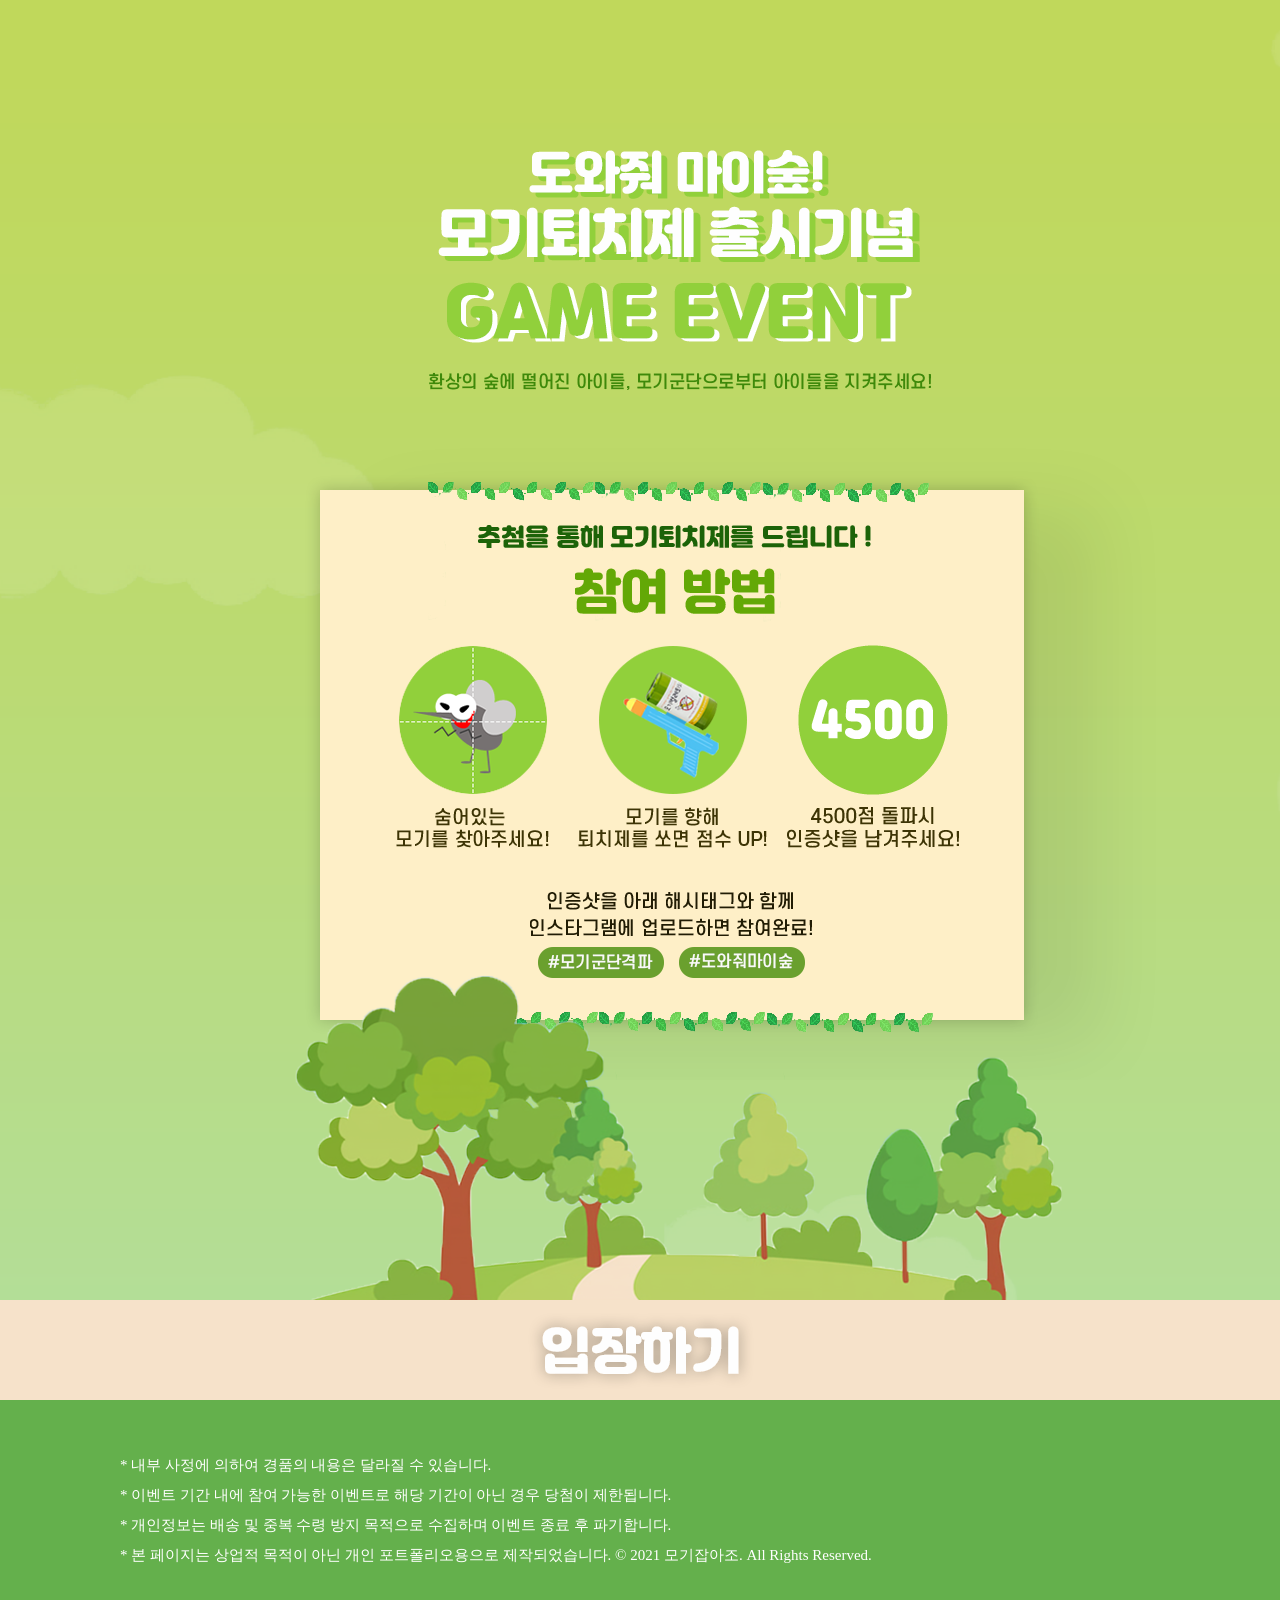
<file: index.html>
<!DOCTYPE html>
<html lang="ko">
<head>
    <meta charset="UTF-8">
    <meta name="viewport" content="width=device-width, initial-scale=1.0">
    <title>★NEW★모기퇴치제 출시기념 이벤트</title>
    <link rel="stylesheet" href="./css/reset.css">
    <link rel="stylesheet" href="./css/style.css">
</head>
<body>
    <div id="wrap">
        <header>
            <h1>도와줘 마이숲!</h1>
            <h2>모기기피제 출시기념 GAME EVENT</h2>
            <p>환상의 숲에 떨어진 아이들, 모기군단으로부터 아이들을 지켜주세요!</p>
        </header>
        <section>
            <h3 class="sr-only">참여안내</h3>
            <article class="evtguide">
                <div class="evtguide_tit">
                    <h3>추첨을 통해 모기퇴치제를 드립니다!</h3>
                    <p>참여방법</p>
                </div>
                <ol class="evtguide_lst">
                    <li>
                        모기를 찾아라
                        <ul>
                            <li>숨어있는 모기를 찾아주세요!</li>
                        </ul>
                    </li>
                    <li>
                        퇴치제 물총으로 공격!
                        <ul>
                            <li>모기를 향해 퇴치제를 쏘면 점수 UP!</li>
                        </ul>
                    </li>
                    <li>
                        점수가 4500점 돌파시
                        <ul>
                            <li>4500점 돌파시 인증샷을 남겨주세요!</li>
                        </ul>
                    </li>
                </ol>
                <div class="evtguide_upld">
                    <p>인증샷을 아래 해시태그와 함께 인스타그램에 업로드하면 참여완료!</p>
                    <ul>
                        <li># 모기군단격파</li>
                        <li># 도와줘마이숲</li>
                    </ul>
                </div>
            </article>
            <a href="game.html">입장하기</a>
        </section>
        <footer>
            <p>
                * 내부 사정에 의하여 경품의 내용은 달라질 수 있습니다. <br />
                * 이벤트 기간 내에 참여 가능한 이벤트로 해당 기간이 아닌 경우 당첨이 제한됩니다. <br />
                * 개인정보는 배송 및 중복 수령 방지 목적으로 수집하며 이벤트 종료 후 파기합니다. <br />
                * 본 페이지는 상업적 목적이 아닌 개인 포트폴리오용으로 제작되었습니다. © 2021 모기잡아조. All Rights Reserved.
            </p>
        </footer>
    </div>
</body>
</html>
</file>
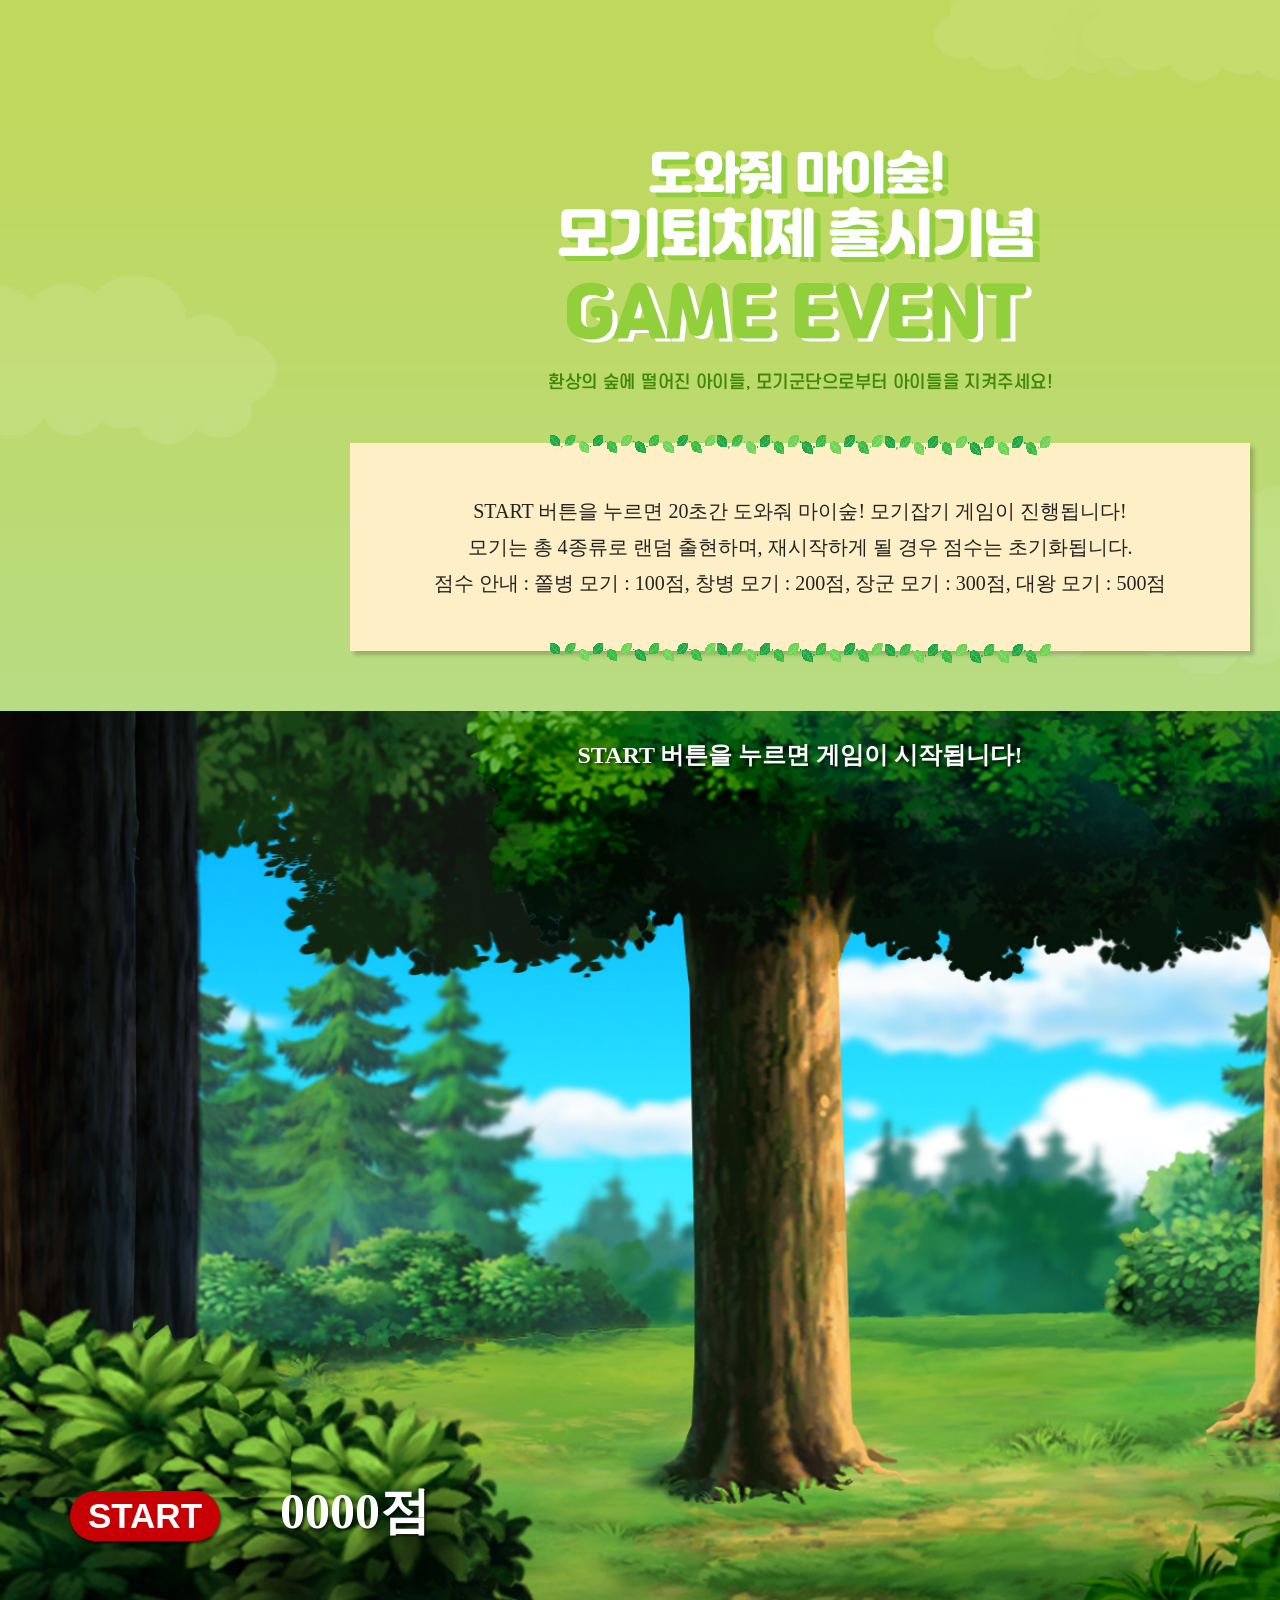
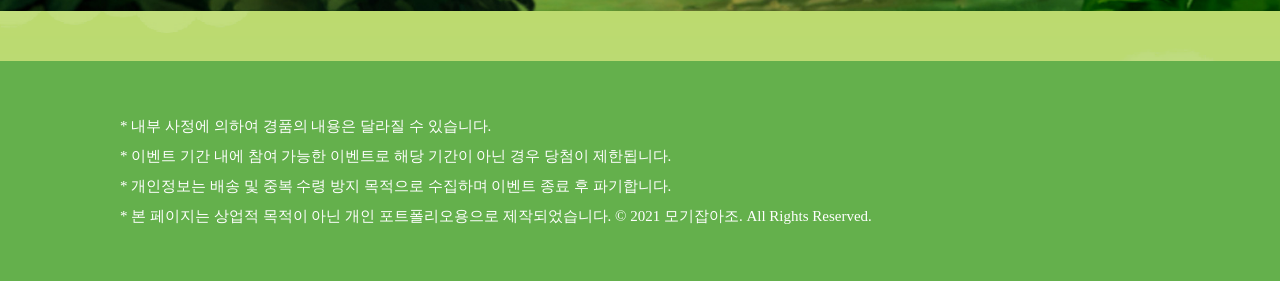
<file: game.html>
<!DOCTYPE html>
<html lang="ko">
<head>
    <meta charset="UTF-8">
    <meta name="viewport" content="width=device-width, initial-scale=1.0">
    <title>도와줘 마이숲!-게임 이벤트</title>
    <link rel="stylesheet" href="./css/reset.css">
    <link rel="stylesheet" href="./css/game-style.css">
    <script src="./js/jquery.min.js"></script>
    <script src="./js/jquery.easing.min.js"></script>
    <script src="./js/function.js"></script>
</head>
<body>
    <div id="wrap">
        <header>
            <h1>도와줘 마이숲! 모기퇴치제 출시기념 GAME EVENT</h1>
        </header>
        <hr />
        <section>
            <h2 class="sr-only">도와줘 마이숲! 이벤트 게임</h2>
            <article class="way">
                <h3 class="sr-only">게임방법</h3>
                <p>              
                    START 버튼을 누르면 20초간 도와줘 마이숲! 모기잡기 게임이 진행됩니다! <br />
                    모기는 총 4종류로 랜덤 출현하며, 재시작하게 될 경우 점수는 초기화됩니다. <br />
                    점수 안내 : 쫄병 모기 : 100점, 창병 모기 : 200점, 장군 모기 : 300점, 대왕 모기 : 500점
                </p>
            </article>
            <article class="game">
                <h3>START 버튼을 누르면 게임이 시작됩니다!</h3>

                <div class="part"></div>

                <span class="frame mos"><img src="./images/mos-line.png" alt="쫄병모기"></span>
                <span class="frame mos-soldier"><img src="./images/mos-soldier-line.png" alt="창병모기"></span>
                <span class="frame mos-general"><img src="./images/mos-general-line.png" alt="장군모기"></span>
                <span class="frame mos-king"><img src="./images/mos-king-line.png" alt="대왕모기"></span>
            
                <button type="button">START</button>
                <strong class="score">0000점</strong>            
                
                <div class="shadow-suc">
                    <div class="popUp suc">
                        <h4>&#127881;축하합니다 모기군단 소탕성공&#127881;</h4>
                        <span class="endScore">0000점</span>
                        <p>
                            인증샷을 아래 해시태그와 함께 인스타그램에 업로드하면 참여완료! #모기군단격파 #도와줘마이숲
                        </p>
                        <span class="clse">닫기</span>
                    </div>
                </div>
                <div class="shadow-fail">
                    <div class="popUp fail">
                        <h4>&#9200;GAME OVER&#9200;</h4>
                        <span class="endScore">0000점</span>
                        <p>
                            다시 한 번 도전하셔서 도와줘 마이숲! 받아가세요~
                        </p>
                        <button type="button">돌아가기</button>
                        <span class="clse">닫기</span>
                    </div>
                </div>

                <audio loop id="bgm" src="./source/game-bgm.mp3">
                    HTML5를 지원하는 브라우저에서만 재생할 수 있습니다.
                </audio>
                <audio id="catch" src="./source/catch.mp3">
                    HTML5를 지원하는 브라우저에서만 재생할 수 있습니다.
                </audio>
            </article>
        </section>
        <hr />
        <footer>
            <p>
                * 내부 사정에 의하여 경품의 내용은 달라질 수 있습니다. <br />
                * 이벤트 기간 내에 참여 가능한 이벤트로 해당 기간이 아닌 경우 당첨이 제한됩니다. <br />
                * 개인정보는 배송 및 중복 수령 방지 목적으로 수집하며 이벤트 종료 후 파기합니다. <br />
                * 본 페이지는 상업적 목적이 아닌 개인 포트폴리오용으로 제작되었습니다. © 2021 모기잡아조. All Rights Reserved.
            </p>
        </footer>
    </div>
</body>
</html>
</file>
<file: css/style.css>
@charset "utf-8";

body{
    overflow-x: hidden;
}

#wrap{
    width: 100%;
    font-family: 'Noto Sans CJK KR';
    background-size: cover;
    background-image: url(../images/bg.png);
    
}

header{
    position: absolute;
    top: 150px;
    left: 40px;
    width: 100%;
    height: 243px;
    text-indent: -9999px;
    background-image: url(../images/header_font.png);
    background-repeat: no-repeat;
    background-position: center;
}

section{
    position: relative;
    height: 1400px;
}

section>.evtguide{
    position: absolute;
    top: 430px;
    left: 50%;
    margin-left: -410px;
    width: 1000px;
    height: 650px;
    background-repeat: no-repeat;
    background-image: url(../images/sec_evtguide_box.png);
}

section:before{
    position: absolute;
    bottom: 100px;
    left: 50%;
    margin-left: -345px;
    z-index: 1000;
    width: 767px;
    height: 343px;
    background-image: url(../images/sec_evtguide_tree.png);
    content: '';
}

section>.evtguide>.evtguide_tit{
    position: absolute;
    top: 95px;
    left: 248px;
    width: 393px;
    z-index: 1200;
}

section>.evtguide>.evtguide_tit>h3{
    width: 393px;
    height: 23px;
    text-indent: -9999px;
    background-image: url(../images/sec_evtguide_tit1.png);
}

section>.evtguide>.evtguide_tit>p{
    width: 200px;
    height: 46px;
    margin: 20px auto;
    text-indent: -9999px;
    background-image: url(../images/sec_evtguide_tit2.png);
}

section>.evtguide>.evtguide_lst{
    position: relative;
    display: flex;
    top: 215px;
    left: 50%;
    margin-left: -332px;
    font-family: 'Noto Sans CJK KR';
}


section>.evtguide>.evtguide_lst>li{
    width: 150px;
    height: 150px;
    margin-right: 50px;
    text-indent: -9999px;
}

section>.evtguide>.evtguide_lst>li:nth-child(1){background-image: url(../images/evtguide_lst_ico1.png);}
section>.evtguide>.evtguide_lst>li:nth-child(2){background-image: url(../images/evtguide_lst_ico2.png);}
section>.evtguide>.evtguide_lst>li:nth-child(3){background-image: url(../images/evtguide_lst_ico3.png); margin-right: 0;}


section>.evtguide>.evtguide_lst>li>ul{
    margin-left: -25px;
    color: #4c4106;
    font-weight: 500;
}

section>.evtguide>.evtguide_lst>li>ul>li{
    position: absolute;
    bottom: -58px;
    width: 200px;
    height: 50px;
}

section>.evtguide>.evtguide_lst>li:nth-child(1)>ul>li{background-image: url(../images/evtguide_lst_ico1_font.png);}
section>.evtguide>.evtguide_lst>li:nth-child(2)>ul>li{background-image: url(../images/evtguide_lst_ico2_font.png);}
section>.evtguide>.evtguide_lst>li:nth-child(3)>ul>li{background-image: url(../images/evtguide_lst_ico3_font.png);}

section>.evtguide>.evtguide_upld{
    position: absolute;
    top: 462px;
    left: 300px;
    width: 282px;
}

section>.evtguide>.evtguide_upld>p{
    width: 100%;
    height: 44px;
    text-indent: -9999px;
    background-image: url(../images/evtguide_upld_tit.png);
}

section>.evtguide>.evtguide_upld>ul{
    display: flex;
    width: 100%;
    justify-content: space-around;
}

section>.evtguide>.evtguide_upld>ul>li{
    width: 128px;
    height: 33px;
    margin-top: 10px;
    text-indent: -9999px;
}

section>.evtguide>.evtguide_upld>ul>li:nth-child(1){background-image: url(../images/evtguide_upld_tag1.png);}
section>.evtguide>.evtguide_upld>ul>li:nth-child(2){background-image: url(../images/evtguide_upld_tag2.png);}

section>a{
    position: absolute;
    bottom: 0;
    left: 0;
    width: 100%;
    height: 100px;
    text-indent: -9999px;
    background-image: url(../images/sec_go.png);
    background-position: center;
    background-repeat: no-repeat;
    background-color: #f6e2ca;
}

footer{
    padding: 50px 120px;
    color: #fff;
    font-size: 15px;
    line-height: 2;
    background-color: #64B04C;
}
</file>
<file: css/game-style.css>
@charset "utf-8";

body{
    color: #222;
    font-family: 'Noto Sans CJK KR';
    background-image: url(../images/bg.png);
    background-size: cover;
}

header{
    width: 1600px;
    margin: 0 auto;
}

header>h1{
    width: 504px;
    height: 243px;
    margin: 150px auto 0;
    text-indent: -9999px;
    background-image: url(../images/header_font.png);
    background-repeat: no-repeat;
}

section{
    position: relative;
    width: 1600px;
    margin: 50px auto;
}

/* 게임 방법 */
section>.way{
    position: relative;
    left: 50%;
    width: 800px;
    margin-left: -450px;
    padding: 50px;
    font-size: 20px;
    line-height: 1.8;
    text-align: center;
    background-color: #feefc7;
    box-shadow: 4px 4px 4px rgba(0, 0, 0, 0.2);
}

section>.way:before,
section>.way:after{
    position: absolute;
    left: 50%;
    width: 520px;
    height: 37px;
    margin-left: -260px;
    background-image: url(../images/deco.png);
    content: '';
}

section>.way:before{top: -17px;}
section>.way:after{bottom: -20px;}

/* 게임 */
section>.game{
    overflow: hidden;
    position: relative;
    height: 900px;
    margin-top: 60px;
    background-image: url(../images/bg-none.jpg);
    background-size: cover;

    cursor: url(../images/pointer.png), auto;
}

section>.game>h3{
    position: relative;
    padding-top: 30px;
    color: #fff;
    font-size: 24px;
    text-align: center;
    text-shadow: 2px 2px 3px rgba(0, 0, 0, 0.637);
    z-index: 500;
}


/* 가림막 */
section>.game>.part{
    position: absolute;
    left: -73px;
    top: 0px;
    width: 1600px;
    height: 950px;
    background-image: url(../images/bg_mod.png);
    background-size: cover;
    z-index: 100;
    pointer-events: none;
}

/* 캐릭터 */
section>.game>.frame{
    display: block;
    position: absolute;
    width: 140px;
    height: 140px;
}

section>.game>.frame>img{
    display: block;
    width: 100%;
}

/* start btn */
section button{
    position: absolute;
    width: 150px;
    height: 50px;
    color: #fff;
    font-weight: 600;
    font-size: 35px;
    background: #c70005;
    box-shadow: 1px 3px 3px rgba(0, 0, 0, 0.623);
    border: none;
    border-radius: 30px;
    outline: none;
    z-index: 500;
}

section>.game>button{
    left: 70px;
    bottom: 70px;
}

section button:hover{box-shadow: 2px 3px 3px rgba(0, 0, 0, 0.623) inset;}

section>.game>.score{
    position: absolute;
    left: 280px;
    bottom: 70px;
    color: #fff;
    font-size: 50px;    
    text-shadow: 2px 2px 3px rgba(0, 0, 0, 0.637);
    z-index: 500;
}

section>.game>.shadow-suc,
section>.game>.shadow-fail{
    display: none;
    position: absolute;
    left: 0;
    top: 0;
    width: 100%;
    height: 100%;
    background-color: rgba(0, 0, 0, 0.6);
    z-index: 500;
}

section .popUp{
    position: absolute;
    left: 50%;
    top: 50%;
    width: 500px;
    height: 300px;
    margin: -200px 0 0 -300px;
    padding: 50px;
    text-align: center;
    background-color: #fff;
    z-index: 600;
    cursor: default;
}

section .popUp>h4{font-size: 30px;}

section .popUp>.endScore{
    display: block;
    height: 120px;
    font-size: 45px;    
    line-height: 120px;
}

section .popUp>.clse{
    display: block;
    width: 50px;
    margin: 50px auto 0;
    font-size: 15px;
    cursor: pointer;
}

section .popUp>.clse:hover{color: #999;}

section .suc>p{
    width: 282px;
    height: 90px;
    margin: 0 auto;
    text-indent: -9999px;
    background-image: url(../images/info.png);
}

section .fail>p{font-size: 20px;}

section .fail>button{
    left: 50%;
    bottom: 80px;
    margin-left: -75px;
    font-size: 22px;
}

section .fail>.clse{margin-top: 120px;}

footer{
    padding: 50px 120px;
    color: #fff;
    font-size: 15px;
    line-height: 2;
    background-color: #64B04C;
}
</file>
